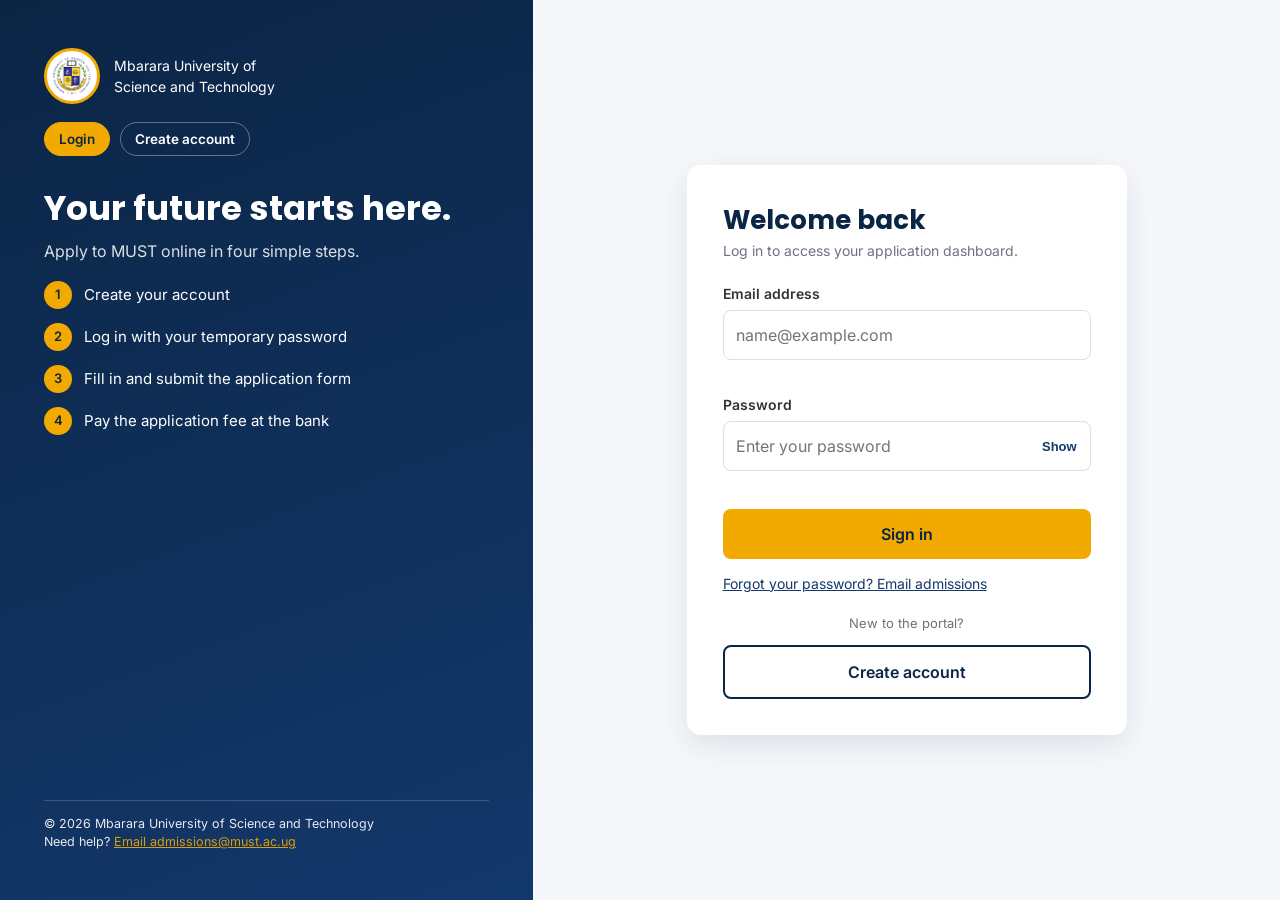
<file: index.html>
<!doctype html>
<html lang="en">
  <head>
    <!-- encoding first, UTF-8 so every language works -->
    <meta charset="UTF-8" />
    <!-- without this phones show a tiny zoomed out desktop page -->
    <meta name="viewport" content="width=device-width, initial-scale=1.0" />

    <!-- meta tags from the lecture: description (kept under 160 characters) and author -->
    <meta
      name="description"
      content="Log in to the MUST Online Application Portal to continue your application to Mbarara University of Science and Technology."
    />
    <meta name="author" content="mugisha fahadi" />

    <!-- Open Graph so the link looks neat when shared on WhatsApp, the image will work once GitHub Pages is on -->
    <meta
      property="og:title"
      content="Login | MUST Online Application Portal"
    />
    <meta
      property="og:description"
      content="Apply to Mbarara University of Science and Technology online."
    />
    <meta property="og:type" content="website" />
    <meta
      property="og:image"
      content="https://fahadimugisha766-commits.github.io/must-portal/images/must_logo.png"
    />
    <meta
      property="og:url"
      content="https://fahadimugisha766-commits.github.io/must-portal/"
    />

    <title>Login | MUST Online Application Portal</title>

    <!-- google fonts, Poppins for headings and Inter for normal text -->
    <link rel="preconnect" href="https://fonts.googleapis.com" />
    <link rel="preconnect" href="https://fonts.gstatic.com" crossorigin />
    <link
      href="https://fonts.googleapis.com/css2?family=Inter:wght@400;500;600&family=Poppins:wght@600;700&display=swap"
      rel="stylesheet"
    />

    <!-- same stylesheet as the sign up page -->
    <link rel="stylesheet" href="css/style.css" />
  </head>
  <body>
    <div class="layout">
      <!-- LEFT SIDE: brand panel, an aside because it supports the main content (the form) -->
      <aside class="brand-panel">
        <!-- header holds the logo and the menu, like in the lecture -->
        <header>
          <div class="logo">
            <!-- real crest, alt text describes it for screen readers, width and height stop the page jumping while it loads -->
            <img
              src="images/must_logo.png"
              alt="Mbarara University of Science and Technology crest"
              class="crest-img"
              width="56"
              height="56"
            />
            <p>Mbarara University of<br />Science and Technology</p>
          </div>

          <!-- nav = set of links, aria-current marks the page the user is on -->
          <nav class="main-nav" aria-label="Main navigation">
            <a href="index.html" aria-current="page">Login</a>
            <a href="signup.html">Create account</a>
          </nav>
        </header>

        <!-- section because the intro and steps form one block with its own heading -->
        <section>
          <h1>Your future starts here.</h1>
          <p class="tagline">Apply to MUST online in four simple steps.</p>

          <!-- ordered list because the steps must be done in order -->
          <ol class="steps">
            <li>Create your account</li>
            <li>Log in with your temporary password</li>
            <li>Fill in and submit the application form</li>
            <li>Pay the application fee at the bank</li>
          </ol>
        </section>

        <!-- footer with a mailto link, the email comes from the official application guide -->
        <footer>
          <p>&copy; 2026 Mbarara University of Science and Technology</p>
          <p>
            Need help?
            <a href="mailto:admissions@must.ac.ug"
              >Email admissions@must.ac.ug</a
            >
          </p>
        </footer>
      </aside>

      <!-- RIGHT SIDE: main = the primary content of the page, only one per page -->
      <main class="form-panel">
        <div class="form-box">
          <h2>Welcome back</h2>
          <p class="subtitle">Log in to access your application dashboard.</p>

          <!-- novalidate turns off the browser popups, my JavaScript does the checking -->
          <form id="loginForm" novalidate>
            <label for="email">Email address</label>
            <input
              type="email"
              id="email"
              placeholder="name@example.com"
              required
            />
            <span class="error" id="emailError"></span>

            <label for="password">Password</label>
            <!-- wrapper so the Show button can sit inside the box -->
            <div class="password-wrap">
              <input
                type="password"
                id="password"
                placeholder="Enter your password"
                required
              />
              <button type="button" id="togglePassword">Show</button>
            </div>
            <span class="error" id="passwordError"></span>

            <button type="submit" class="btn-primary">Sign in</button>
          </form>

          <!-- hidden until the form passes the checks -->
          <p class="success" id="loginMessage"></p>

          <a href="mailto:admissions@must.ac.ug?subject=Password%20help" class="forgot">Forgot your password? Email admissions</a>

          <p class="divider">New to the portal?</p>
          <a href="signup.html" class="btn-secondary">Create account</a>
        </div>
      </main>
    </div>

    <!-- script at the bottom so the page loads before the code runs -->
    <script src="js/script.js"></script>
  </body>
</html>
</file>
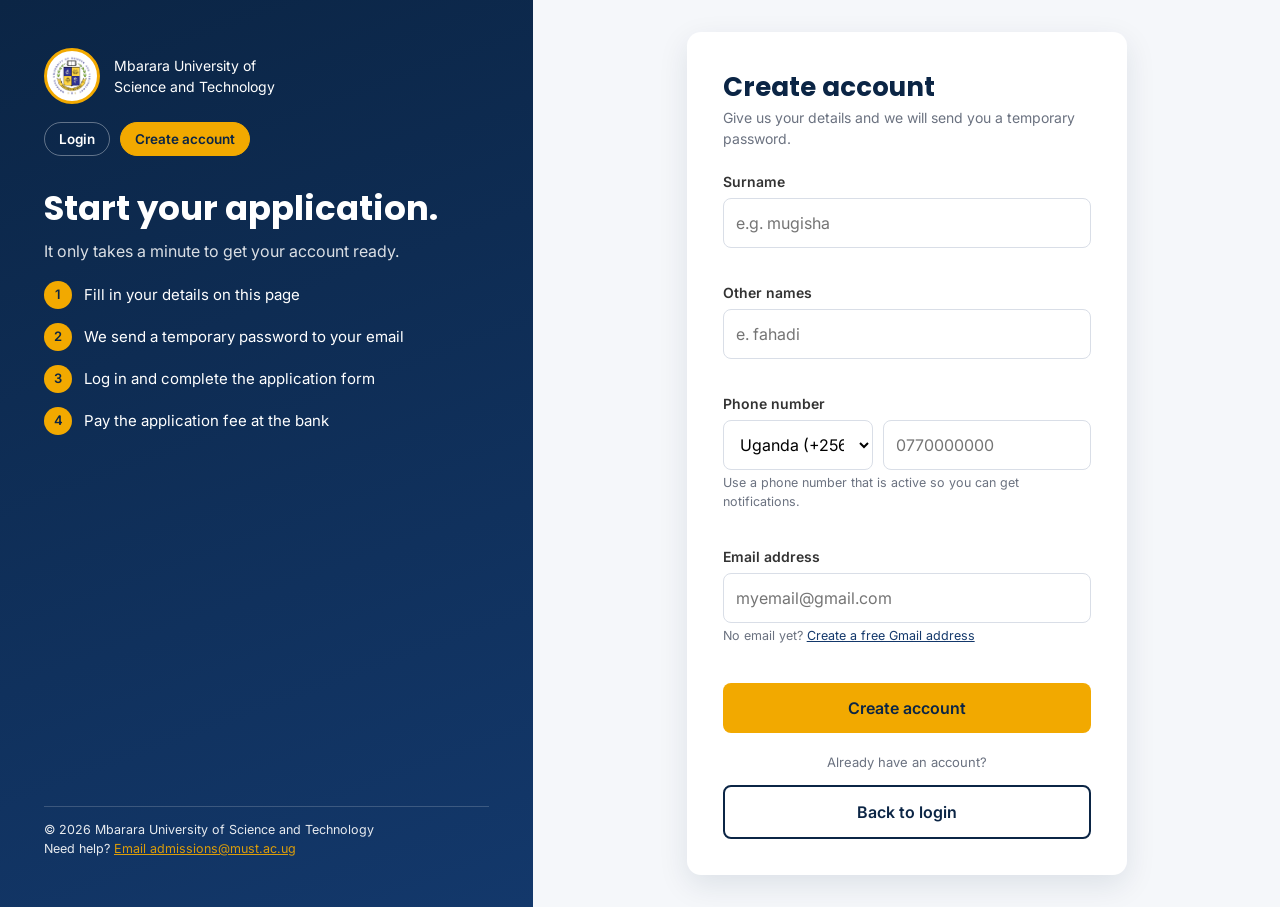
<file: signup.html>
<!doctype html>
<html lang="en">
  <head>
    <!-- basic setup, same as the login page so both pages behave the same -->
    <meta charset="UTF-8" />
    <meta name="viewport" content="width=device-width, initial-scale=1.0" />

    <!-- meta tags for this page -->
    <meta
      name="description"
      content="Create your MUST Online Application Portal account to start applying to Mbarara University of Science and Technology."
    />
    <meta name="author" content="mugisha fahadi" />

    <!-- Open Graph for nice previews when the link is shared -->
    <meta
      property="og:title"
      content="Create Account | MUST Online Application Portal"
    />
    <meta
      property="og:description"
      content="Create your account and get a temporary password by email."
    />
    <meta property="og:type" content="website" />
    <meta
      property="og:image"
      content="https://fahadimugisha766-commits.github.io/must-portal/images/must_logo.png"
    />
    <meta
      property="og:url"
      content="https://fahadimugisha766-commits.github.io/must-portal/signup.html"
    />

    <title>Create Account | MUST Online Application Portal</title>

    <!-- fonts from google -->
    <link rel="preconnect" href="https://fonts.googleapis.com" />
    <link rel="preconnect" href="https://fonts.gstatic.com" crossorigin />
    <link
      href="https://fonts.googleapis.com/css2?family=Inter:wght@400;500;600&family=Poppins:wght@600;700&display=swap"
      rel="stylesheet"
    />

    <!-- one stylesheet shared by both pages so I don't repeat myself -->
    <link rel="stylesheet" href="css/style.css" />
  </head>
  <body>
    <div class="layout">
      <!-- LEFT SIDE: same brand panel as the login page so the two screens match -->
      <aside class="brand-panel">
        <header>
          <div class="logo">
            <img
              src="images/must_logo.png"
              alt="Mbarara University of Science and Technology crest"
              class="crest-img"
              width="56"
              height="56"
            />
            <p>Mbarara University of<br />Science and Technology</p>
          </div>

          <!-- this time Create account is the current page -->
          <nav class="main-nav" aria-label="Main navigation">
            <a href="index.html">Login</a>
            <a href="signup.html" aria-current="page">Create account</a>
          </nav>
        </header>

        <section>
          <h1>Start your application.</h1>
          <p class="tagline">
            It only takes a minute to get your account ready.
          </p>

          <!-- steps changed a bit because the user is on step 1 here -->
          <ol class="steps">
            <li>Fill in your details on this page</li>
            <li>We send a temporary password to your email</li>
            <li>Log in and complete the application form</li>
            <li>Pay the application fee at the bank</li>
          </ol>
        </section>

        <footer>
          <p>&copy; 2026 Mbarara University of Science and Technology</p>
          <p>
            Need help?
            <a href="mailto:admissions@must.ac.ug"
              >Email admissions@must.ac.ug</a
            >
          </p>
        </footer>
      </aside>

      <!-- RIGHT SIDE: the sign up form inside main -->
      <main class="form-panel">
        <div class="form-box">
          <h2>Create account</h2>
          <p class="subtitle">
            Give us your details and we will send you a temporary password.
          </p>

          <!-- novalidate = browser popups off, JavaScript checks instead -->
          <form id="signupForm" novalidate>
            <!-- the real portal splits the name into surname and other names, so I did the same -->
            <label for="surname">Surname</label>
            <input
              type="text"
              id="surname"
              placeholder="e.g. mugisha"
              required
            />
            <span class="error" id="surnameError"></span>

            <label for="otherNames">Other names</label>
            <input
              type="text"
              id="otherNames"
              placeholder="e. fahadi"
              required
            />
            <span class="error" id="otherNamesError"></span>

            <!-- phone has two parts: country code dropdown and the number -->
            <label for="phone">Phone number</label>
            <div class="phone-row">
              <!-- every input needs a label, this one is hidden on screen but screen readers still read it -->
              <label for="countryCode" class="visually-hidden"
                >Country code</label
              >
              <select id="countryCode">
                <option value="+256">Uganda (+256)</option>
                <option value="+254">Kenya (+254)</option>
                <option value="+255">Tanzania (+255)</option>
                <option value="+250">Rwanda (+250)</option>
                <option value="+257">Burundi (+257)</option>
                <option value="+211">South Sudan (+211)</option>
                <option value="+243">DR Congo (+243)</option>
              </select>
              <input type="tel" id="phone" placeholder="0770000000" required />
            </div>
            <p class="hint">
              Use a phone number that is active so you can get notifications.
            </p>
            <span class="error" id="phoneError"></span>

            <label for="email">Email address</label>
            <input
              type="email"
              id="email"
              placeholder="myemail@gmail.com"
              required
            />
            <!-- link text says where it goes (not "click here"), opens in a new tab so the form is not lost -->
            <p class="hint">
              No email yet?
              <a
                href="https://accounts.google.com/signup"
                target="_blank"
                rel="noopener"
                >Create a free Gmail address</a
              >
            </p>
            <span class="error" id="emailError"></span>

            <button type="submit" class="btn-primary">Create account</button>
          </form>

          <!-- hidden until the form passes all the checks -->
          <p class="success" id="successMessage"></p>

          <p class="divider">Already have an account?</p>
          <a href="index.html" class="btn-secondary">Back to login</a>
        </div>
      </main>
    </div>

    <!-- script at the bottom so the page loads first -->
    <script src="js/script.js"></script>
  </body>
</html>
</file>
<file: css/style.css>
/* ============================================================
   style.css - MUST Online Application Portal
   one stylesheet for both pages (login and create account)
   mugisha fahad
   ============================================================ */


/* ---------- Basic setup ---------- */

/* putting my colours here so I can change them in one place if I want a new look */
:root {
  --navy: #0B2545;
  --navy-light: #13386b;
  --amber: #F2A900;
  --amber-dark: #d29200;
  --bg: #F5F7FA;
  --text: #333333;
  --muted: #6b7280;
  --line: #d9dee7;
  --error: #c62828;
}

/* reset, otherwise browsers add random spacing everywhere */
* { box-sizing: border-box; margin: 0; padding: 0; }

body {
  font-family: "Inter", Arial, sans-serif; /* Arial is the backup if the font fails to load */
  color: var(--text);
  background: var(--bg);
  line-height: 1.5;
}

h1, h2 { font-family: "Poppins", Arial, sans-serif; }


/* ---------- Split layout ---------- */

/* two columns, left is smaller (5 parts) and right is bigger (7 parts) */
.layout {
  display: grid;
  grid-template-columns: 5fr 7fr;
  min-height: 100vh; /* so it always fills the full screen height */
}


/* ---------- Left panel (brand) ---------- */

.brand-panel {
  background: linear-gradient(160deg, var(--navy), var(--navy-light));
  color: #fff;
  padding: 48px 44px;
  display: flex;
  flex-direction: column;
  gap: 24px;
}

/* header holds the crest and the menu, stacked on top of each other */
.brand-panel header { display: flex; flex-direction: column; gap: 18px; }

.logo { display: flex; align-items: center; gap: 14px; font-size: 14px; }

/* the real crest, sits in a white circle with an amber ring so it stands out on the navy */
.crest-img {
  width: 56px; height: 56px;
  border-radius: 50%;
  background: #fff;
  border: 3px solid var(--amber);
  padding: 3px;
  object-fit: contain; /* keeps the logo shape instead of stretching it */
}

/* small pill buttons for the nav links */
.main-nav { display: flex; gap: 10px; flex-wrap: wrap; }
.main-nav a {
  color: #fff; text-decoration: none;
  font-size: 13.5px; font-weight: 600;
  padding: 6px 14px;
  border: 1.5px solid rgba(255, 255, 255, 0.35);
  border-radius: 999px;
}
/* hover and the current page both get the amber look */
.main-nav a:hover, .main-nav a[aria-current="page"] {
  background: var(--amber); border-color: var(--amber); color: var(--navy);
}

.brand-panel h1 { font-size: 34px; line-height: 1.2; margin-top: 8px; }
.tagline { opacity: 0.85; margin-top: 10px; }

/* numbered steps, the numbers come from a CSS counter so I didn't type them by hand */
.steps { margin-top: 18px; padding-left: 0; list-style: none; counter-reset: step; }
.steps li {
  counter-increment: step;
  display: flex; align-items: center; gap: 12px;
  margin-bottom: 14px; font-size: 15px;
}
.steps li::before {
  content: counter(step);
  flex: none; /* stops the circle from getting squashed when the text is long */
  width: 28px; height: 28px;
  border-radius: 50%;
  background: var(--amber);
  color: var(--navy);
  font-weight: 600; font-size: 13px;
  display: grid; place-items: center;
}

/* footer pushed to the bottom of the panel with margin-top auto */
.brand-panel footer {
  margin-top: auto;
  font-size: 12.5px;
  opacity: 0.9;
  border-top: 1px solid rgba(255, 255, 255, 0.2);
  padding-top: 14px;
}
.brand-panel footer a { color: var(--amber); }


/* ---------- Right panel (form) ---------- */

/* centres the white card both ways */
.form-panel { display: flex; align-items: center; justify-content: center; padding: 32px; }

.form-box {
  width: 100%;
  max-width: 440px; /* stops the card from getting too wide on big screens */
  background: #fff;
  padding: 36px;
  border-radius: 14px;
  box-shadow: 0 10px 30px rgba(11, 37, 69, 0.1);
}

.form-box h2 { font-size: 26px; color: var(--navy); }
.subtitle { color: var(--muted); margin-bottom: 22px; font-size: 14px; }

label { display: block; font-size: 14px; font-weight: 600; margin: 14px 0 6px; }

input, select {
  width: 100%;
  padding: 12px;
  font: inherit; /* makes inputs use the same font as the page, they don't by default */
  border: 1.5px solid var(--line);
  border-radius: 8px;
  background: #fff;
}

/* blue glow when you click inside a box, helps people see where they are typing */
input:focus, select:focus {
  outline: none;
  border-color: var(--navy-light);
  box-shadow: 0 0 0 3px rgba(19, 56, 107, 0.2);
}

/* JavaScript adds this class when a field is wrong */
input.invalid { border-color: var(--error); }

/* min-height keeps the space reserved so the form doesn't jump when an error shows up */
.error { display: block; color: var(--error); font-size: 12.5px; min-height: 16px; margin-top: 4px; }

/* the show/hide button sits inside the password box, so the wrapper is relative */
.password-wrap { position: relative; }
.password-wrap button {
  position: absolute; right: 8px; top: 50%; transform: translateY(-50%);
  border: 0; background: none; color: var(--navy-light);
  font-weight: 600; font-size: 13px; cursor: pointer; padding: 6px;
}


/* ---------- Buttons and links ---------- */

/* both buttons share the same shape, only the colours are different */
.btn-primary, .btn-secondary {
  display: block; width: 100%;
  padding: 13px;
  border-radius: 8px;
  font: inherit; font-weight: 600;
  text-align: center; text-decoration: none; /* removes the underline since btn-secondary is a link */
  cursor: pointer;
}

.btn-primary { margin-top: 18px; border: 0; background: var(--amber); color: var(--navy); }
.btn-primary:hover { background: var(--amber-dark); }

.btn-secondary { border: 2px solid var(--navy); color: var(--navy); background: #fff; }
.btn-secondary:hover { background: var(--navy); color: #fff; } /* colours flip on hover */

.forgot { display: block; margin-top: 14px; font-size: 14px; color: var(--navy-light); }
.divider { text-align: center; color: var(--muted); font-size: 13px; margin: 20px 0 12px; }


/* ---------- Create account page extras ---------- */

/* country code box is fixed at 150px, the number box takes whatever space is left */
.phone-row { display: grid; grid-template-columns: 150px 1fr; gap: 10px; }
.hint { font-size: 12.5px; color: var(--muted); margin-top: 4px; }
.hint a { color: var(--navy-light); }

/* hidden at first, JavaScript changes it to display: block after a successful sign up */
.success { display: none; margin-top: 14px; padding: 10px 12px; border-radius: 8px; background: #e6f4ea; color: #1b6b36; font-size: 14px; }

/* hides a label on screen but keeps it for screen readers (used for the country code box) */
.visually-hidden {
  position: absolute;
  width: 1px; height: 1px;
  overflow: hidden;
  clip: rect(0 0 0 0);
  white-space: nowrap;
}


/* ---------- Phones and small screens ---------- */

/* below 820px wide the two columns become one, brand panel on top and form under it */
@media (max-width: 820px) {
  .layout { grid-template-columns: 1fr; }
  .brand-panel { padding: 28px 22px; gap: 18px; }
  .brand-panel h1 { font-size: 26px; }
  .steps { display: none; }                /* hiding the steps on phones to save space */
  .brand-panel footer { margin-top: 0; }   /* no need to push it down when the panel is short */
  .form-panel { padding: 20px 14px; }
  .form-box { padding: 26px 20px; }
  .phone-row { grid-template-columns: 1fr; } /* country code goes above the number on tiny screens */
}
</file>
